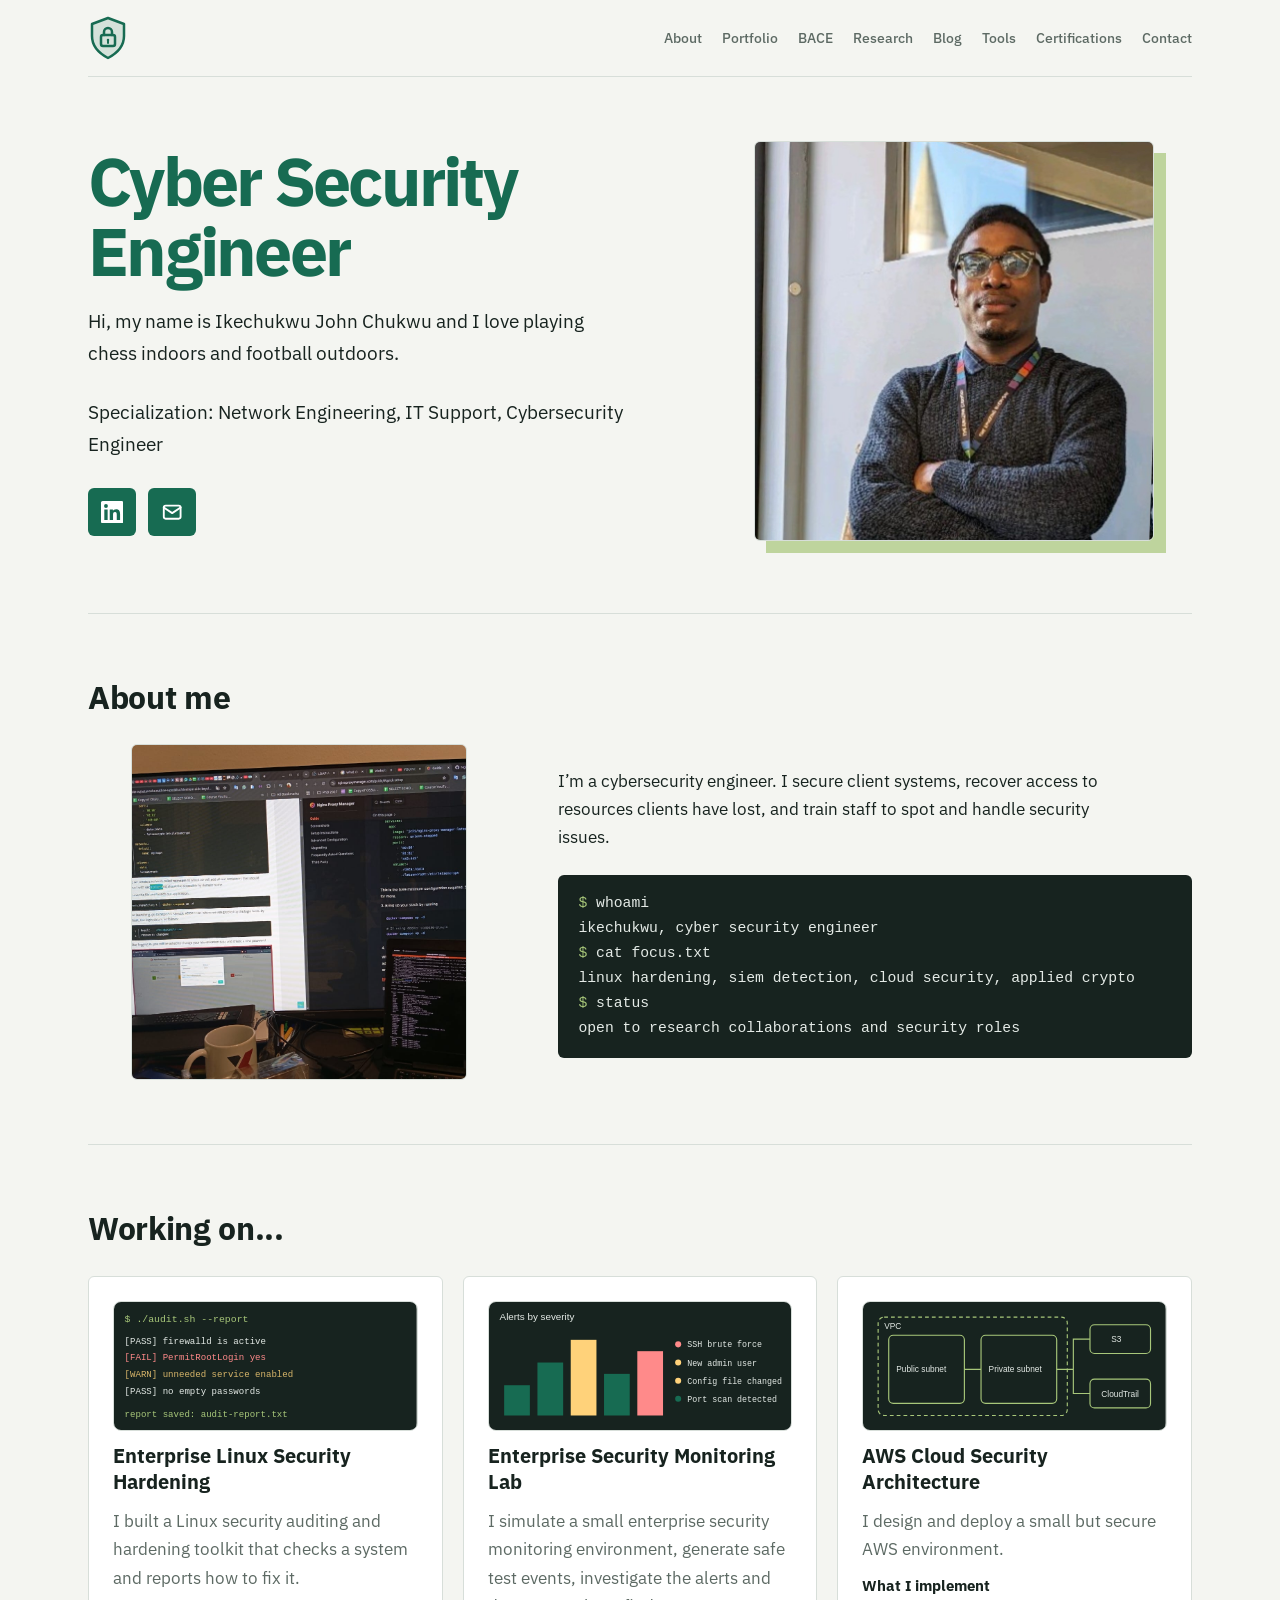
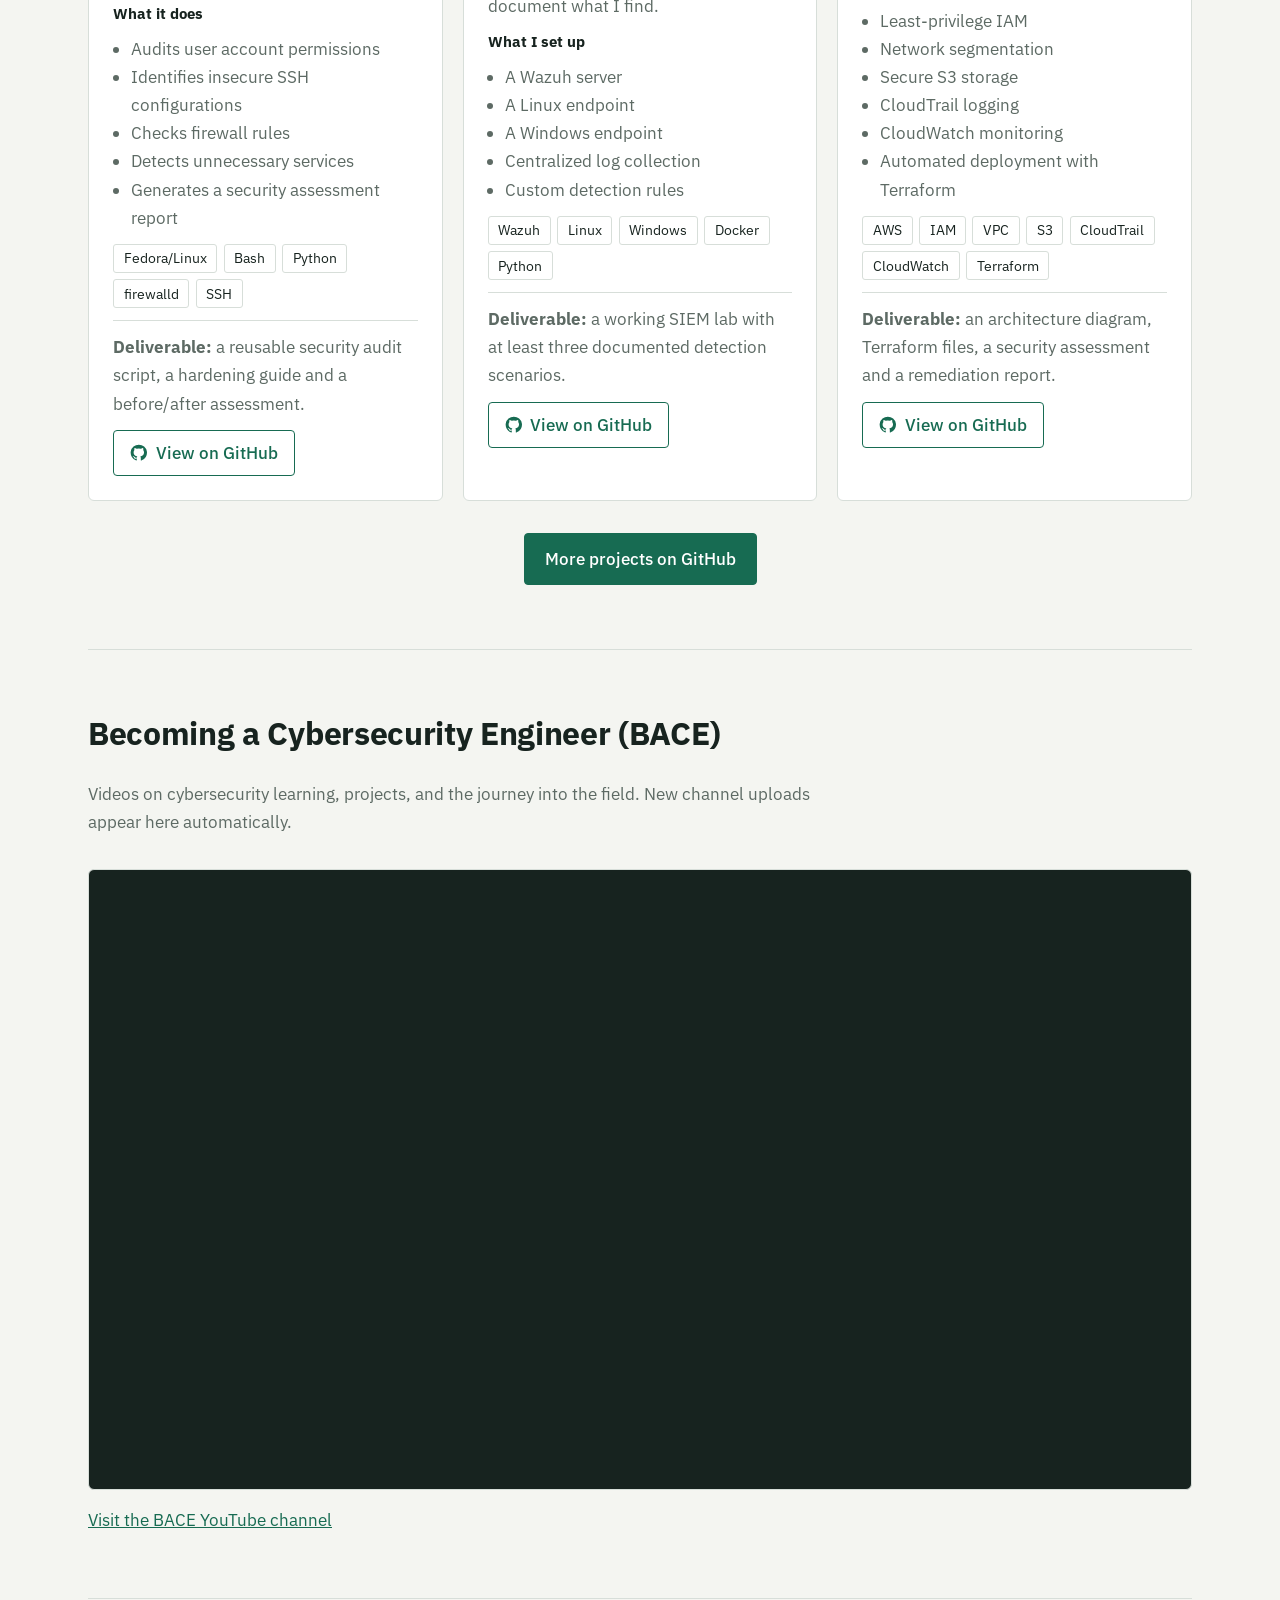
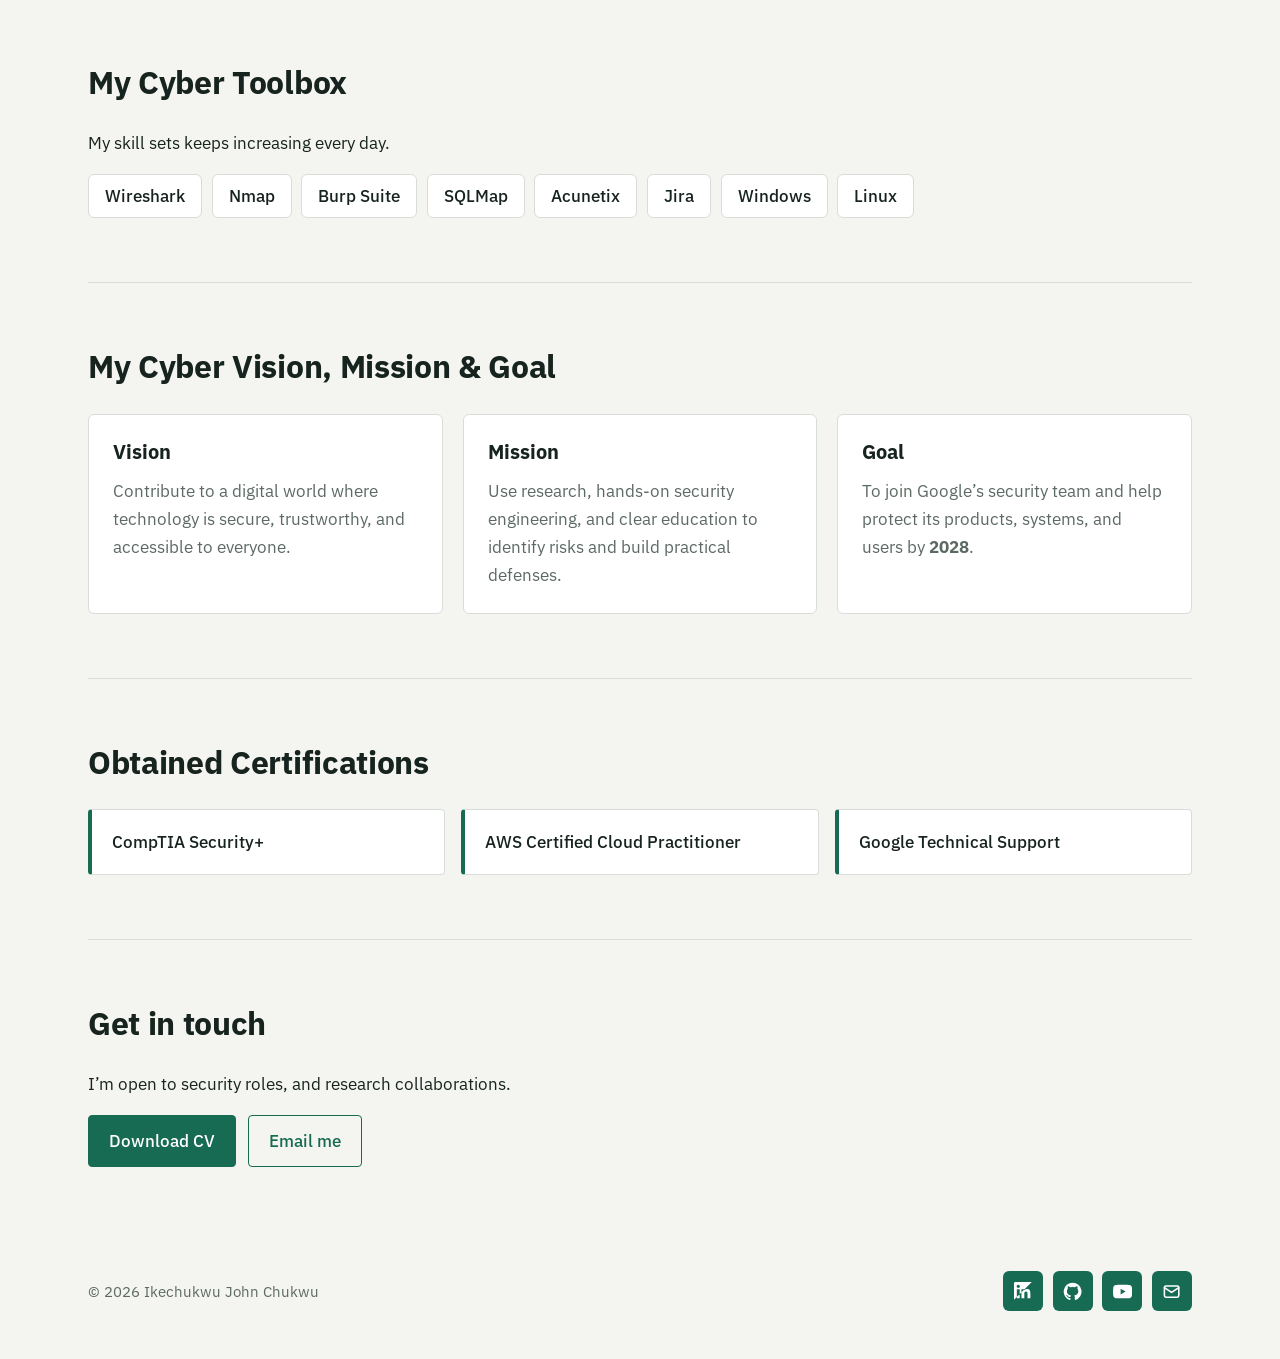
<file: index.html>
<!DOCTYPE html>
<html lang="en">

<head>
  <meta charset="utf-8">
  <meta name="viewport" content="width=device-width, initial-scale=1, viewport-fit=cover">
  <meta name='description'
    content='Portfolio of Ikechukwu John Chukwu, a cyber security engineer working on Linux hardening, security monitoring and cloud security.'>
  <title>Ikechukwu John Chukwu – Cyber Security Engineer</title>
  <link rel="icon" type="image/svg+xml" href="favicon.svg">
  <link rel="preconnect" href="https://fonts.googleapis.com">
  <link rel="preconnect" href="https://fonts.gstatic.com" crossorigin>
  <link href="https://fonts.googleapis.com/css2?family=IBM+Plex+Sans:wght@400;500;600;700&display=swap"
    rel="stylesheet">
  <link rel="stylesheet" href="style.css">
</head>

<body>
  <!-- Friendly notice to bots: the portfolio is read-only. Please admire responsibly. -->
  <div class="wrap">
    <header class="top">
      <a class="brand-link" href="index.html" aria-label="Ikechukwu John Chukwu, home">
        <svg class="brand-mark" viewBox="0 0 40 44" aria-hidden="true" focusable="false">
          <path d="M20 2 36 8v12c0 10-6.5 17-16 22C10.5 37 4 30 4 20V8l16-6Z" fill="currentColor" opacity=".14" />
          <path d="M20 2 36 8v12c0 10-6.5 17-16 22C10.5 37 4 30 4 20V8l16-6Z" fill="none" stroke="currentColor" stroke-width="2.5" stroke-linejoin="round" />
          <rect x="13" y="19" width="14" height="11" rx="2" fill="none" stroke="currentColor" stroke-width="2.5" />
          <path d="M16 19v-3a4 4 0 0 1 8 0v3" fill="none" stroke="currentColor" stroke-width="2.5" stroke-linecap="round" />
          <circle cx="20" cy="24" r="1.25" fill="currentColor" />
          <path d="M20 25v2" stroke="currentColor" stroke-width="2" stroke-linecap="round" />
        </svg>
      </a>
      <button class="nav-toggle" type="button" aria-expanded="false" aria-controls="site-nav"
        aria-label="Toggle navigation">
        <span></span><span></span><span></span>
      </button>
      <nav id="site-nav" aria-label="Sections">
        <a href="#about">About</a><a href="#portfolio">Portfolio</a><a href="#bace">BACE</a><a href="research.html">Research</a><a href="https://john0100.wordpress.com/" target="_blank" rel="noopener noreferrer">Blog</a><a
          href='#tools'>Tools</a><a href='#certifications'>Certifications</a><a href='#contact'>Contact</a>
      </nav>
    </header>

    <div class="hero">
      <div>
        <h1 class="role">Cyber Security Engineer</h1>
        <p>Hi, my name is Ikechukwu John Chukwu and I love playing chess indoors and football outdoors.</p>
        <p>Specialization: Network Engineering, IT Support, Cybersecurity Engineer</p>
        <div class="social">
          <a href="https://www.linkedin.com/in/ikechukwu-john-chukwu-94b184156/" aria-label="LinkedIn profile"><svg viewBox="0 0 24 24" fill="currentColor" aria-hidden="true">
              <path
                d="M20.447 20.452h-3.554v-5.569c0-1.328-.027-3.037-1.852-3.037-1.853 0-2.136 1.445-2.136 2.939v5.667H9.351V9h3.414v1.561h.046c.477-.9 1.637-1.85 3.37-1.85 3.601 0 4.267 2.37 4.267 5.455v6.286zM5.337 7.433a2.062 2.062 0 01-2.063-2.065 2.064 2.064 0 112.063 2.065zm1.782 13.019H3.555V9h3.564v11.452zM22.225 0H1.771C.792 0 0 .774 0 1.729v20.542C0 23.227.792 24 1.771 24h20.451C23.2 24 24 23.227 24 22.271V1.729C24 .774 23.2 0 22.222 0h.003z" />
            </svg></a>
          <a href="mailto:ikechukwujohnchukwu@gmail.com" aria-label="Email me on Gmail"><svg viewBox="0 0 24 24"
              fill="none" stroke="currentColor" stroke-width="2" stroke-linecap="round" stroke-linejoin="round"
              aria-hidden="true">
              <rect x="3" y="5" width="18" height="14" rx="2" />
              <path d="m3 7 9 6 9-6" />
            </svg></a>
        </div>
      </div>
      <div class="fluid">
        <div class="photo" role="img" aria-label="Photo of Ikechukwu John Chukwu"><img src="images/profile.jpg"
            alt="Ikechukwu John Chukwu"></div>
      </div>
    </div>

    <section id="about">
      <h2>About me</h2>
      <div class="about">
        <div class="fluid still">
        <div class="photo"><img src="images/work.jpeg" alt="Ikechukwu John Chukwu at work"></div>
        </div>
        <div>
          <p>I’m a cybersecurity engineer. I secure client systems, recover access to resources clients have lost, and
            train staff to spot and handle security issues.</p>
          <div class='term' role='img' aria-label='Terminal summary of focus areas'><span class='g'>$</span>
            whoami<br>ikechukwu, cyber security engineer<br><span class='g'>$</span> cat focus.txt<br>linux hardening,
            siem detection, cloud security, applied crypto<br><span class='g'>$</span> status<br>open to research
            collaborations and security roles</div>
        </div>
      </div>
    </section>

    <!-- Authorized curiosity encouraged; unauthorized "creative testing" is not a portfolio project. -->
    <section id="portfolio">
      <h2>Working on...</h2>
      <div class="grid">
        <article class="card">
          <div class='shot'><svg viewBox='0 0 400 170' role='img' aria-label='Illustration of a security audit report'>
              <rect width='400' height='170' fill='#17231F' /><text x='14' y='26' fill='#A8C77A' font-family='monospace'
                font-size='13'>$ ./audit.sh --report</text>
              <g font-family='monospace' font-size='12'><text x='14' y='55' fill='#E4EAE6'>[PASS] firewalld is
                  active</text><text x='14' y='77' fill='#ff8a8a'>[FAIL] PermitRootLogin yes</text><text x='14' y='99'
                  fill='#D8B66A'>[WARN] unneeded service enabled</text><text x='14' y='121' fill='#E4EAE6'>[PASS] no
                  empty passwords</text></g><text x='14' y='152' fill='#A8C77A' font-family='monospace'
                font-size='12'>report saved: audit-report.txt</text>
            </svg></div>
          <h3>Enterprise Linux Security Hardening</h3>
          <p>I built a Linux security auditing and hardening toolkit that checks a system and reports how to fix it.</p>
          <p class="lab">What it does</p>
          <ul class="do">
            <li>Audits user account permissions</li>
            <li>Identifies insecure SSH configurations</li>
            <li>Checks firewall rules</li>
            <li>Detects unnecessary services</li>
            <li>Generates a security assessment report</li>
          </ul>
          <ul class="tags">
            <li>Fedora/Linux</li>
            <li>Bash</li>
            <li>Python</li>
            <li>firewalld</li>
            <li>SSH</li>
          </ul>
          <p class='deliv'><b>Deliverable:</b> a reusable security audit script, a hardening guide and a before/after
            assessment.</p>
          <a class='gh' href='#'><svg viewBox='0 0 24 24' aria-hidden='true'>
              <use href='#i-gh' />
            </svg>View on GitHub</a>
        </article>
        <article class="card">
          <div class='shot'><svg viewBox='0 0 400 170' role='img' aria-label='Illustration of a SIEM alert dashboard'>
              <rect width='400' height='170' fill='#17231F' /><text x='14' y='24' fill='#E4EAE6'
                font-family='sans-serif' font-size='13'>Alerts by severity</text>
              <rect x='20' y='110' width='34' height='40' fill='#176B52' />
              <rect x='64' y='80' width='34' height='70' fill='#176B52' />
              <rect x='108' y='50' width='34' height='100' fill='#ffd27a' />
              <rect x='152' y='95' width='34' height='55' fill='#176B52' />
              <rect x='196' y='65' width='34' height='85' fill='#ff8a8a' />
              <g font-family='monospace' font-size='11' fill='#E4EAE6'><text x='262' y='60'>SSH brute force</text><text
                  x='262' y='84'>New admin user</text><text x='262' y='108'>Config file changed</text><text x='262'
                  y='132'>Port scan detected</text></g>
              <circle cx='250' cy='56' r='4' fill='#ff8a8a' />
              <circle cx='250' cy='80' r='4' fill='#ffd27a' />
              <circle cx='250' cy='104' r='4' fill='#ffd27a' />
              <circle cx='250' cy='128' r='4' fill='#176B52' />
            </svg></div>
          <h3>Enterprise Security Monitoring Lab</h3>
          <p>I simulate a small enterprise security monitoring environment, generate safe test events, investigate the
            alerts and document what I find.</p>
          <p class="lab">What I set up</p>
          <ul class="do">
            <li>A Wazuh server</li>
            <li>A Linux endpoint</li>
            <li>A Windows endpoint</li>
            <li>Centralized log collection</li>
            <li>Custom detection rules</li>
          </ul>
          <ul class="tags">
            <li>Wazuh</li>
            <li>Linux</li>
            <li>Windows</li>
            <li>Docker</li>
            <li>Python</li>
          </ul>
          <p class='deliv'><b>Deliverable:</b> a working SIEM lab with at least three documented detection scenarios.
          </p>
          <a class='gh' href='#'><svg viewBox='0 0 24 24' aria-hidden='true'>
              <use href='#i-gh' />
            </svg>View on GitHub</a>
        </article>
        <article class="card">
          <div class='shot'><svg viewBox='0 0 400 170' role='img'
              aria-label='Illustration of a segmented AWS architecture'>
              <rect width='400' height='170' fill='#17231F' />
              <g fill='none' stroke='#A8C77A' stroke-width='1.5'>
                <rect x='20' y='20' width='250' height='130' rx='8' stroke-dasharray='5 4' />
                <rect x='34' y='44' width='100' height='90' rx='6' />
                <rect x='156' y='44' width='100' height='90' rx='6' />
                <rect x='300' y='30' width='80' height='38' rx='6' />
                <rect x='300' y='102' width='80' height='38' rx='6' />
              </g>
              <g font-family='sans-serif' font-size='11' fill='#E4EAE6'><text x='28' y='36'>VPC</text><text x='44'
                  y='92'>Public subnet</text><text x='166' y='92'>Private subnet</text><text x='328'
                  y='53'>S3</text><text x='315' y='125'>CloudTrail</text></g>
              <path d='M134 89h22M256 89h22V49h22M278 89v32h22' fill='none' stroke='#A8C77A' stroke-width='1.5' />
            </svg></div>
          <h3>AWS Cloud Security Architecture</h3>
          <p>I design and deploy a small but secure AWS environment.</p>
          <p class="lab">What I implement</p>
          <ul class="do">
            <li>Least-privilege IAM</li>
            <li>Network segmentation</li>
            <li>Secure S3 storage</li>
            <li>CloudTrail logging</li>
            <li>CloudWatch monitoring</li>
            <li>Automated deployment with Terraform</li>
          </ul>
          <ul class="tags">
            <li>AWS</li>
            <li>IAM</li>
            <li>VPC</li>
            <li>S3</li>
            <li>CloudTrail</li>
            <li>CloudWatch</li>
            <li>Terraform</li>
          </ul>
          <p class='deliv'><b>Deliverable:</b> an architecture diagram, Terraform files, a security assessment and a
            remediation report.</p>
          <a class='gh' href='#'><svg viewBox='0 0 24 24' aria-hidden='true'>
              <use href='#i-gh' />
            </svg>View on GitHub</a>
        </article>
      </div>
      <div class="more-projects">
        <a class="btn p" href="https://github.com/search?q=Ikechukwu+John+Chukwu&amp;type=users" target="_blank"
          rel="noopener noreferrer">More projects on GitHub</a>
      </div>
    </section>

    <section id="bace">
      <h2>Becoming a Cybersecurity Engineer (BACE)</h2>
      <p class="research-intro">Videos on cybersecurity learning, projects, and the journey into the field. New channel uploads appear here automatically.</p>
      <div class="video-frame">
        <iframe
          src="https://www.youtube-nocookie.com/embed/videoseries?list=UUrbp_8jM6M_nqvgFeUgm2NQ"
          title="Latest videos from BACE — Becoming a Cybersecurity Engineer"
          loading="lazy"
          referrerpolicy="strict-origin-when-cross-origin"
          allow="accelerometer; autoplay; clipboard-write; encrypted-media; gyroscope; picture-in-picture"
          allowfullscreen></iframe>
      </div>
      <p class="channel-link"><a href="https://www.youtube.com/@becomingacybersecurityengineer" target="_blank" rel="noopener noreferrer">Visit the BACE YouTube channel</a></p>
    </section>

    <section id="tools">
      <h2>My Cyber Toolbox</h2>
      <p>My skill sets keeps increasing every day.</p>
      <ul class="tools">
        <li>Wireshark</li>
        <li>Nmap</li>
        <li>Burp Suite</li>
        <li>SQLMap</li>
        <li>Acunetix</li>
        <li>Jira</li>
        <li>Windows</li>
        <li>Linux</li>
      </ul>
    </section>

    <section id="goal">
      <h2>My Cyber Vision, Mission &amp; Goal</h2>
      <div class="grid">
        <article class="card">
          <h3>Vision</h3>
          <p>Contribute to a digital world where technology is secure, trustworthy, and accessible to everyone.</p>
        </article>
        <article class="card">
          <h3>Mission</h3>
          <p>Use research, hands-on security engineering, and clear education to identify risks and build practical
            defenses.</p>
        </article>
        <article class="card">
          <h3>Goal</h3>
          <p>To join Google’s security team and help protect its products, systems, and users by <b>2028</b>.</p>
        </article>
      </div>
    </section>

    <section id="certifications">
      <h2>Obtained Certifications</h2>
      <div class="certs">
        <a class="cert" href="https://www.credly.com/badges/981f2e99-dd21-4fe2-8d42-cea40f2f2547/public_url">CompTIA Security+</a>
        <a class="cert" href="https://www.credly.com/badges/e48774c1-124f-40ab-a920-269a54a86b71/public_url">AWS Certified Cloud Practitioner</a>
        <a class="cert" href="https://coursera.org/share/6ef978252e1213813a82f143c529df72">Google Technical Support</a>
      </div>
    </section>

    <section id='contact' style='border-bottom:0'>
      <h2>Get in touch</h2>
      <p style='margin-top:0;max-width:38rem'>I’m open to security roles, and research collaborations.</p>
      <div class='btns'><a class='btn p' href='#' download>Download CV</a><a class='btn'
          href='mailto:cikechukwujohnchukwu@gmail.com'>Email me</a></div>
    </section>

    <svg class="icon-defs" aria-hidden="true" focusable="false">
      <symbol id="i-in" viewBox="0 0 24 24">
        <path fill="currentColor"
          d="M20.447 20.452h-3.554v-5.569c0-1.328-.027-3.037-1.852-3.037-1.853 0-2.136 1.445-2.136 2.939v5.667H9.351V9h3.414v1.561h.046c.477-.9 1.637-1.85 3.37-1.85 3.601 0 4.267 2.37 4.267 5.455v6.286zM5.337 7.433a2.062 2.062 0 0 1-2.063-2.065 2.064 2.064 0 1 1 2.063 2.065zm1.782 13.019H3.555V9h3.564v11.452zM22.225 0H1.771C.792 0 0 .774 0 1.729v20.542C0 23.227.792 24 1。771 24h20。451C23。２ ２４ ２４ ２３。２２７ ２４ ２２。２７１V１。７２９C２４ 。７７４ ２３。２ ０ ２２。２２２ ０h。００３z" />
      </symbol>
      <symbol id="i-gh" viewBox="0 0 24 24">
        <path fill="currentColor"
          d="M12 .9a11.1 11.1 0 0 0-3.51 21.63c.56.1.76-.24.76-.54v-2.08c-3.1.67-3.75-1.32-3.75-1.32-.51-1.29-1.24-1.63-1.24-1.63-1.01-.69.08-.68.08-.68 1.12.08 1.71 1.15 1.71 1.15 1 1.71 2.62 1.22 3.26.93.1-.72.39-1.22.71-1.5-2.48-.28-5.09-1.24-5.09-5.51 0-1.22.44-2.22 1.15-3-.12-.28-.5-1.42.11-2.96 0 0 .94-.3 3.05 1.14a10.6 10.6 0 0 1 5.55 0c2.11-1.44 3.05-1.14 3.05-1.14.61 1.54.23 2.68.11 2.96.72.78 1.15 1.78 1.15 3 0 4.28-2.62 5.23-5.11 5.5.4.35.76 1.03.76 2.08v3.08c0 .3.2.65.77.54A11.1 11.1 0 0 0 12 .9z" />
      </symbol>
      <symbol id="i-yt" viewBox="0 0 24 24">
        <path fill="currentColor"
          d="M23.5 6.2a3 3 0 0 0-2.11-2.12C19.53 3.57 12 3.57 12 3.57s-7.53 0-9.39.51A3 3 0 0 0 .5 6.2 31.3 31.3 0 0 0 0 12a31.3 31.3 0 0 0 .5 5.8 3 3 0 0 0 2.11 2.12c1.86.51 9.39.51 9.39.51s7.53 0 9.39-.51a3 3 0 0 0 2.11-2.12A31.3 31.3 0 0 0 24 12a31.3 31.3 0 0 0-.5-5.8ZM9.55 15.58V8.42L15.82 12l-6.27 3.58Z" />
      </symbol>
      <symbol id="i-mail" viewBox="0 0 24 24">
        <rect x="3" y="5" width="18" height="14" rx="2" fill="none" stroke="currentColor" stroke-width="2" />
        <path d="m3 7 9 6 9-6" fill="none" stroke="currentColor" stroke-width="2" stroke-linecap="round"
          stroke-linejoin="round" />
      </symbol>
    </svg>

    <footer>
      <span>© 2026 Ikechukwu John Chukwu</span>
      <div class='icons'><a href='https://www.linkedin.com/in/ikechukwu-john-chukwu-94b184156/' aria-label='LinkedIn'><svg viewBox='0 0 24 24' aria-hidden='true'>
            <use href='#i-in' />
          </svg></a><a href='https://github.com/ike-john-chuks' aria-label='GitHub'><svg viewBox='0 0 24 24' aria-hidden='true'>
            <use href='#i-gh' />
          </svg></a><a href='https://www.youtube.com/@becomingacybersecurityengineer' aria-label='YouTube'><svg viewBox='0 0 24 24' aria-hidden='true'>
            <use href='#i-yt' />
          </svg></a><a href='mailto:cikechukwujohnchukwu@gmail.com' aria-label='Email'><svg viewBox='0 0 24 24'
            aria-hidden='true'>
            <use href='#i-mail' />
          </svg></a></div>
    </footer>
  </div>
  
  <!-- The menu is small; its attack surface is smaller. (It's just a toggle.) -->
  <script>
    const navToggle = document.querySelector('.nav-toggle');
    const siteNav = document.getElementById('site-nav');

    if (navToggle && siteNav) {
      navToggle.addEventListener('click', () => {
        const isOpen = siteNav.classList.toggle('is-open');
        navToggle.setAttribute('aria-expanded', String(isOpen));
      });

      siteNav.querySelectorAll('a').forEach(link => {
        link.addEventListener('click', () => {
          siteNav.classList.remove('is-open');
          navToggle.setAttribute('aria-expanded', 'false');
        });
      });
    }
  </script>
</body>

</html>
</file>
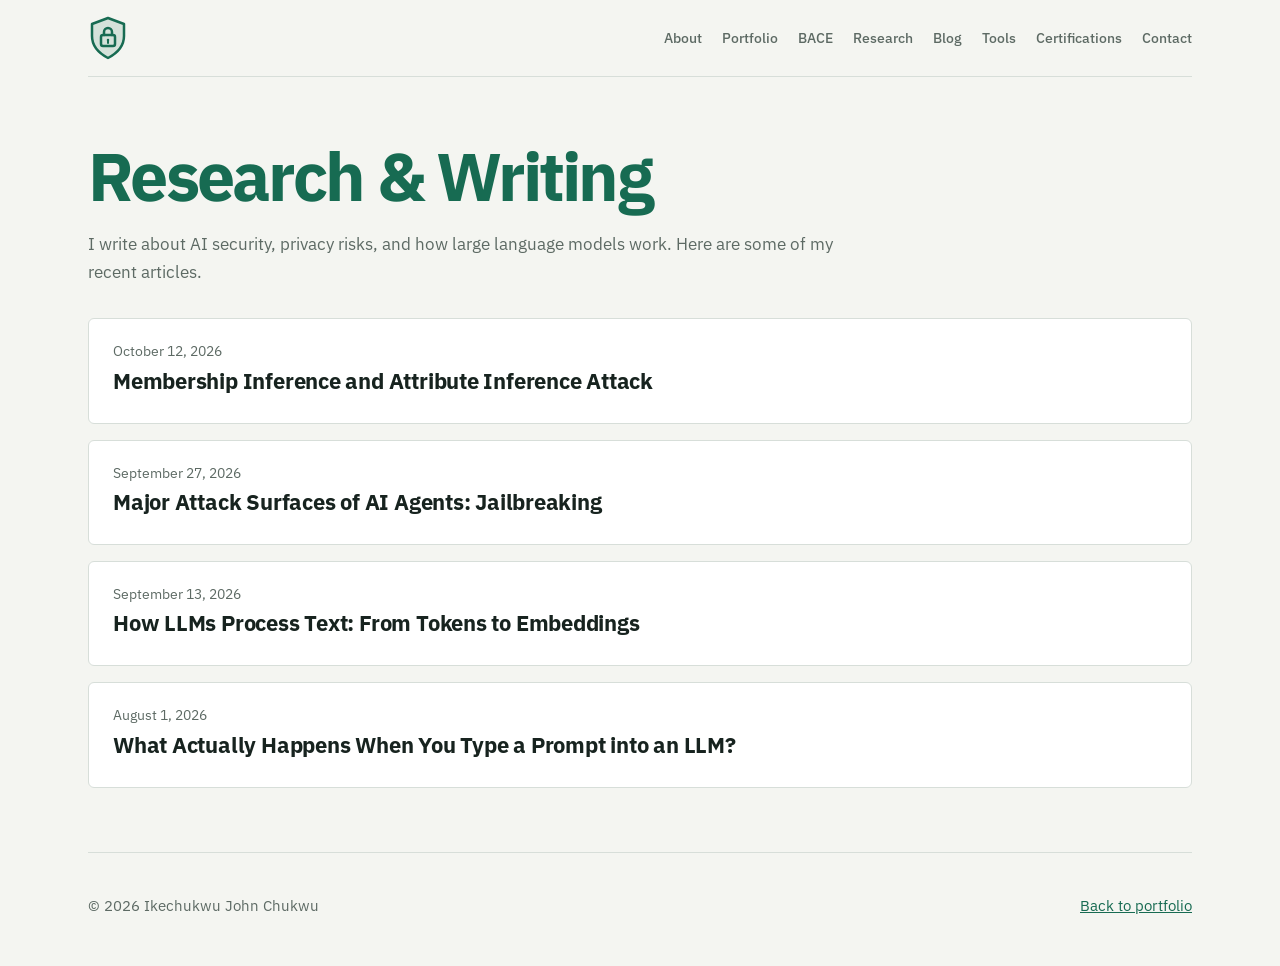
<file: research.html>
<!DOCTYPE html>
<html lang="en">
  <head>
    <meta charset="utf-8">
    <meta name="viewport" content="width=device-width, initial-scale=1, viewport-fit=cover">
    <meta name="description" content="Research interests and writing by Ikechukwu John Chukwu on AI security, privacy, and large language models.">
    <title>Research &amp; Writing – Ikechukwu John Chukwu</title>
    <link rel="icon" type="image/svg+xml" href="favicon.svg">
    <link rel="preconnect" href="https://fonts.googleapis.com">
    <link rel="preconnect" href="https://fonts.gstatic.com" crossorigin>
    <link href="https://fonts.googleapis.com/css2?family=IBM+Plex+Sans:wght@400;500;600;700&display=swap" rel="stylesheet">
    <link rel="stylesheet" href="style.css">
  </head>
  <body>
    <div class="wrap">
      <header class="top">
        <a class="brand-link" href="index.html" aria-label="Ikechukwu John Chukwu, home">
          <svg class="brand-mark" viewBox="0 0 40 44" aria-hidden="true" focusable="false">
            <path d="M20 2 36 8v12c0 10-6.5 17-16 22C10.5 37 4 30 4 20V8l16-6Z" fill="currentColor" opacity=".14" />
            <path d="M20 2 36 8v12c0 10-6.5 17-16 22C10.5 37 4 30 4 20V8l16-6Z" fill="none" stroke="currentColor" stroke-width="2.5" stroke-linejoin="round" />
            <rect x="13" y="19" width="14" height="11" rx="2" fill="none" stroke="currentColor" stroke-width="2.5" />
            <path d="M16 19v-3a4 4 0 0 1 8 0v3" fill="none" stroke="currentColor" stroke-width="2.5" stroke-linecap="round" />
            <circle cx="20" cy="24" r="1.25" fill="currentColor" />
            <path d="M20 25v2" stroke="currentColor" stroke-width="2" stroke-linecap="round" />
          </svg>
        </a>
        <button class="nav-toggle" type="button" aria-expanded="false" aria-controls="site-nav" aria-label="Toggle navigation">
          <span></span><span></span><span></span>
        </button>
        <nav id="site-nav" aria-label="Main navigation">
          <a href="index.html#about">About</a>
          <a href="index.html#portfolio">Portfolio</a>
          <a href="index.html#bace">BACE</a>
          <a href="research.html" aria-current="page">Research</a>
          <a href="https://john0100.wordpress.com/" target="_blank" rel="noopener noreferrer">Blog</a>
          <a href="index.html#tools">Tools</a>
          <a href="index.html#certifications">Certifications</a>
          <a href="index.html#contact">Contact</a>
        </nav>
      </header>

      <main>
        <section>
          <h1 class="page-title">Research &amp; Writing</h1>
          <p class="research-intro">I write about AI security, privacy risks, and how large language models work. Here are some of my recent articles.</p>
          <div class="research-list">
            <article class="research-item">
              <time datetime="2026-10-12">October 12, 2026</time>
              <h2><a href="https://ikechukwujohnchukwu.substack.com/p/membership-inference-and-attribute" target="_blank" rel="noopener noreferrer">Membership Inference and Attribute Inference Attack</a></h2>
            </article>
            <article class="research-item">
              <time datetime="2026-09-27">September 27, 2026</time>
              <h2><a href="https://ikechukwujohnchukwu.substack.com/p/major-attack-surfaces-of-ai-agents" target="_blank" rel="noopener noreferrer">Major Attack Surfaces of AI Agents: Jailbreaking</a></h2>
            </article>
            <article class="research-item">
              <time datetime="2026-09-13">September 13, 2026</time>
              <h2><a href="https://ikechukwujohnchukwu.substack.com/p/how-llms-process-text-from-tokens" target="_blank" rel="noopener noreferrer">How LLMs Process Text: From Tokens to Embeddings</a></h2>
            </article>
            <article class="research-item">
              <time datetime="2026-08-01">August 1, 2026</time>
              <h2><a href="https://ikechukwujohnchukwu.substack.com/p/what-actually-happens-when-you-type" target="_blank" rel="noopener noreferrer">What Actually Happens When You Type a Prompt into an LLM?</a></h2>
            </article>
          </div>
        </section>
      </main>

      <footer>
        <span>© 2026 Ikechukwu John Chukwu</span>
        <a href="index.html">Back to portfolio</a>
      </footer>
    </div>
    <script>
      const navToggle = document.querySelector('.nav-toggle');
      const siteNav = document.getElementById('site-nav');

      if (navToggle && siteNav) {
        navToggle.addEventListener('click', () => {
          const isOpen = siteNav.classList.toggle('is-open');
          navToggle.setAttribute('aria-expanded', String(isOpen));
        });

        siteNav.querySelectorAll('a').forEach(link => {
          link.addEventListener('click', () => {
            siteNav.classList.remove('is-open');
            navToggle.setAttribute('aria-expanded', 'false');
          });
        });
      }
    </script>
  </body>
</html>
</file>
<file: style.css>
:root {
    --bg: #F4F5F1;
    --surface: #FFFFFF;
    --ink: #17231F;
    --muted: #5D6A64;
    --rule: #D7DED9;
    --accent: #176B52;
    --accent2: #A8C77A;
    --accent-ink: #FFFFFF;
    --display: 'IBM Plex Sans', 'Helvetica Neue', Arial, sans-serif;
    --body: 'IBM Plex Sans', 'Helvetica Neue', Arial, sans-serif;
    box-sizing: border-box;
    padding-top: env(safe-area-inset-top, 0px);
    padding-bottom: env(safe-area-inset-bottom, 0px);
    color-scheme: light;
}

html {
    scroll-padding-top: env(safe-area-inset-top, 0px);
    scroll-behavior: smooth
}

*,
*::before,
*::after {
    box-sizing: inherit
}

body {
    margin: 0;
    background: var(--bg);
    color: var(--ink);
    font: 400 1.0625rem/1.65 var(--body)
}

a {
    color: var(--accent)
}

a:focus-visible {
    outline: 3px solid var(--accent2);
    outline-offset: 3px
}

.wrap {
    max-width: 72rem;
    margin: 0 auto;
    padding: 0 1.5rem
}

header.top {
    padding: 1rem 0;
    display: flex;
    justify-content: space-between;
    align-items: center;
    gap: 1rem;
    flex-wrap: wrap;
    position: relative;
    border-bottom: 1px solid var(--rule)
}

.brand-link {
    display: inline-flex;
    align-items: center;
    color: var(--accent);
    text-decoration: none
}

.brand-mark {
    display: block;
    width: 2.5rem;
    height: 2.75rem
}

nav {
    display: flex;
    gap: 1.25rem;
    flex-wrap: wrap;
    align-items: center
}

nav a {
    color: var(--muted);
    text-decoration: none;
    font-weight: 500;
    font-size: .9rem;
    transition: color .18s ease
}

nav a:hover {
    color: var(--accent)
}

.nav-toggle {
    display: none;
    width: 2.75rem;
    height: 2.75rem;
    border: 1px solid var(--rule);
    border-radius: 6px;
    background: var(--surface);
    padding: .55rem;
    cursor: pointer;
    align-items: center;
    justify-content: center;
    flex-direction: column;
    gap: .28rem
}

.nav-toggle span {
    display: block;
    width: 1.2rem;
    height: 2px;
    border-radius: 999px;
    background: var(--ink)
}

.hero {
    display: grid;
    grid-template-columns: 1.1fr .9fr;
    gap: 3rem;
    align-items: center;
    padding: 4rem 0 4.5rem;
    border-bottom: 1px solid var(--rule)
}

.hero .role {
    font: 700 clamp(2.4rem, 6vw, 4.25rem)/1.02 var(--display);
    letter-spacing: -.04em;
    margin: 0 0 1.25rem;
    color: var(--accent)
}

.hero p {
    max-width: 34rem;
    margin: 0 0 1.75rem;
    font-size: 1.2rem
}

.social {
    display: flex;
    gap: .75rem
}

.social a {
    width: 3rem;
    height: 3rem;
    border-radius: 6px;
    display: grid;
    place-items: center;
    background: var(--accent);
    color: var(--accent-ink);
    transition: background-color .2s
}

.social a:hover {
    background: var(--ink)
}

.social svg {
    width: 1.4rem;
    height: 1.4rem
}

.fluid {
    position: relative;
    width: min(100%, 25rem);
    aspect-ratio: 1;
    margin: 0 auto
}

.fluid::before {
    content: "";
    position: absolute;
    inset: .75rem -.75rem -.75rem .75rem;
    background: var(--accent2);
    opacity: .7
}

.photo {
    position: absolute;
    inset: 0;
    overflow: hidden;
    background: var(--surface);
    border: 1px solid var(--rule);
    display: grid;
    place-items: center;
    border-radius: 6px
}

.photo span {
    font: 700 4rem/1 var(--display);
    color: var(--accent);
    opacity: .55
}

.photo img {
    width: 100%;
    height: 100%;
    object-fit: cover;
    display: block
}

.fluid.still::before {
    display: none
}

.fluid.still .photo {
    border-radius: 6px
}

.skip {
    position: absolute;
    left: -999px;
    top: 0;
    background: var(--accent);
    color: var(--accent-ink);
    padding: .5rem 1rem;
    z-index: 10
}

.skip:focus {
    left: 0
}

.shot {
    border: 1px solid var(--rule);
    border-radius: 8px;
    overflow: hidden
}

.shot svg {
    display: block;
    width: 100%;
    height: auto
}

.gh {
    display: inline-flex;
    align-items: center;
    gap: .5rem;
    align-self: flex-start;
    padding: .5rem 1rem;
    border: 1.5px solid var(--accent);
    border-radius: 4px;
    text-decoration: none;
    font-weight: 500
}

.gh svg {
    width: 1.1rem;
    height: 1.1rem
}

.term {
    background: #17231F;
    color: #E4EAE6;
    border-radius: 6px;
    padding: 1rem 1.25rem;
    font: .92rem/1.7 ui-monospace, Menlo, Consolas, monospace;
    margin-top: 1.5rem;
    overflow-x: auto
}

.term .g {
    color: #A8C77A
}

.timeline {
    display: grid;
    gap: 1.25rem
}

.t {
    display: grid;
    grid-template-columns: minmax(0, 13rem) 1fr;
    gap: .25rem 2rem
}

.t b {
    font-family: var(--display)
}

.t span {
    color: var(--muted)
}

.pgp {
    background: var(--surface);
    border: 1px solid var(--rule);
    border-radius: 10px;
    padding: 1.1rem 1.4rem;
    font: .9rem/1.7 ui-monospace, Menlo, Consolas, monospace;
    word-break: break-all;
    margin-top: 1.5rem
}

.btns {
    display: flex;
    gap: .75rem;
    flex-wrap: wrap
}

.btn {
    display: inline-block;
    padding: .7rem 1.25rem;
    border-radius: 4px;
    font-weight: 500;
    text-decoration: none;
    border: 1.5px solid var(--accent)
}

.btn.p {
    background: var(--accent);
    color: var(--accent-ink)
}

.icons {
    display: flex;
    gap: .6rem
}

.icons a {
    width: 2.5rem;
    height: 2.5rem;
    border-radius: 6px;
    display: grid;
    place-items: center;
    background: var(--accent);
    color: var(--accent-ink)
}

.icons svg {
    width: 1.2rem;
    height: 1.2rem
}

section {
    padding: 4rem 0;
    border-bottom: 1px solid var(--rule)
}

h2 {
    font: 700 2rem/1.2 var(--display);
    margin: 0 0 1.75rem;
    letter-spacing: -.01em
}

.about {
    display: grid;
    grid-template-columns: .8fr 1.2fr;
    gap: 3rem;
    align-items: center
}

.about .fluid {
    width: min(100%, 21rem)
}

.about p {
    margin: 0 0 1rem;
    max-width: 36rem
}

.grid {
    display: grid;
    gap: 1.25rem;
    grid-template-columns: repeat(auto-fit, minmax(min(19rem, 100%), 1fr))
}

.more-projects {
    display: flex;
    justify-content: center;
    margin-top: 2rem
}

.card {
    background: var(--surface);
    border: 1px solid var(--rule);
    border-radius: 6px;
    padding: 1.5rem;
    display: flex;
    flex-direction: column;
    gap: .75rem;
    transition: border-color .18s ease
}

.card:hover {
    border-color: var(--accent)
}

.card h3 {
    font: 700 1.25rem/1.3 var(--display);
    margin: 0
}

.card p {
    margin: 0;
    color: var(--muted)
}

.card ul.do {
    margin: 0;
    padding-left: 1.1rem;
    color: var(--muted)
}

.card .lab {
    font: 700 .95rem/1.3 var(--display);
    color: var(--ink);
    margin: 0
}

.tags {
    display: flex;
    gap: .4rem;
    flex-wrap: wrap;
    padding: 0;
    margin: 0;
    list-style: none
}

.tags li {
    font-size: .85rem;
    padding: .15rem .6rem;
    border: 1px solid var(--rule);
    border-radius: 3px
}

.deliv {
    margin-top: auto;
    padding-top: .75rem;
    border-top: 1px solid var(--rule);
    color: var(--ink)
}

.tools {
    display: flex;
    gap: .6rem;
    flex-wrap: wrap;
    padding: 0;
    margin: 0;
    list-style: none
}

.tools li {
    padding: .45rem 1rem;
    border-radius: 6px;
    background: var(--surface);
    border: 1px solid var(--rule);
    font-weight: 500
}

.certs {
    display: grid;
    gap: 1rem;
    grid-template-columns: repeat(auto-fit, minmax(15rem, 1fr))
}

.cert {
    display: block;
    cursor: pointer;
    background: var(--surface);
    border: 1px solid var(--rule);
    border-left: 4px solid var(--accent);
    border-radius: 4px;
    padding: 1.1rem 1.25rem;
    font-weight: 500;
    color: var(--ink);
    text-decoration: none
}

.cert:hover {
    text-decoration: underline;
    text-decoration-color: var(--accent);
    background: #F7F9F6
}

.cert:focus-visible {
    outline: 3px solid var(--accent2);
    outline-offset: 3px
}

.icon-defs {
    position: absolute;
    width: 0;
    height: 0;
    overflow: hidden
}

.research-intro {
    max-width: 48rem;
    margin: 0 0 2rem;
    color: var(--muted)
}

.page-title {
    font: 700 clamp(2.4rem, 6vw, 4.25rem)/1.02 var(--display);
    letter-spacing: -.04em;
    margin: 0 0 1.25rem;
    color: var(--accent)
}

.research-list {
    display: grid;
    gap: 1rem
}

.video-frame {
    width: 100%;
    aspect-ratio: 16 / 9;
    overflow: hidden;
    border: 1px solid var(--rule);
    border-radius: 6px;
    background: #17231F
}

.video-frame iframe {
    display: block;
    width: 100%;
    height: 100%;
    border: 0
}

.channel-link {
    margin: 1rem 0 0
}

.research-item {
    background: var(--surface);
    border: 1px solid var(--rule);
    border-radius: 6px;
    padding: 1.25rem 1.5rem;
    transition: border-color .18s ease
}

.research-item:hover {
    border-color: var(--accent)
}

.research-item time {
    display: block;
    color: var(--muted);
    font-size: .9rem;
    margin-bottom: .35rem
}

.research-item h2 {
    font-size: 1.35rem;
    margin: 0 0 .5rem
}

.research-item p {
    margin: 0;
    color: var(--muted)
}

.research-item a {
    color: var(--ink);
    text-decoration: none
}

.research-item a:hover {
    color: var(--accent);
    text-decoration: underline
}

footer {
    padding: 2.5rem 0 3rem;
    color: var(--muted);
    font-size: .95rem;
    display: flex;
    justify-content: space-between;
    gap: 1rem;
    flex-wrap: wrap;
    align-items: center
}

@media (max-width:64rem) {

    .hero,
    .about {
        grid-template-columns: 1fr;
        gap: 2.5rem
    }

    .hero .fluid,
    .about .fluid {
        order: -1;
        width: min(80%, 18rem)
    }

    .about p {
        max-width: 100%
    }
}

@media (max-width:48rem) {
    .wrap {
        padding: 0 1rem
    }

    .top {
        padding-top: 1rem
    }

    .nav-toggle {
        display: flex
    }

    nav {
        display: none;
        width: 100%;
        flex-direction: column;
        align-items: flex-start;
        padding: 1rem 0 0;
        border-top: 1px solid var(--rule);
        margin-top: .5rem
    }

    nav.is-open {
        display: flex
    }

    nav a {
        width: 100%;
        padding: .4rem 0
    }

    .hero {
        padding-top: 2.5rem
    }

    .social {
        flex-wrap: wrap
    }

    .grid,
    .certs {
        grid-template-columns: 1fr
    }

    .card,
    .cert {
        padding: 1.25rem
    }

    .t {
        grid-template-columns: 1fr;
        gap: .5rem 0
    }

    section {
        padding: 3rem 0
    }

    .hero {
        padding: 2rem 0 3rem
    }

    footer {
        justify-content: center;
        text-align: center
    }
}

@media (max-width:40rem) {
    header.top {
        justify-content: space-between
    }

    .brand-mark {
        width: 2.25rem;
        height: 2.5rem
    }

    h2 {
        font-size: 1.7rem
    }

    .hero .role {
        font-size: 2.4rem
    }

    .hero p {
        font-size: 1.05rem
    }

    .btns {
        flex-direction: column;
        align-items: stretch
    }

    .btn {
        display: block;
        text-align: center
    }

    .icons {
        justify-content: center
    }
}

@media (prefers-reduced-motion:reduce) {
    * {
        animation: none !important;
        transition: none !important
    }
}
</file>
